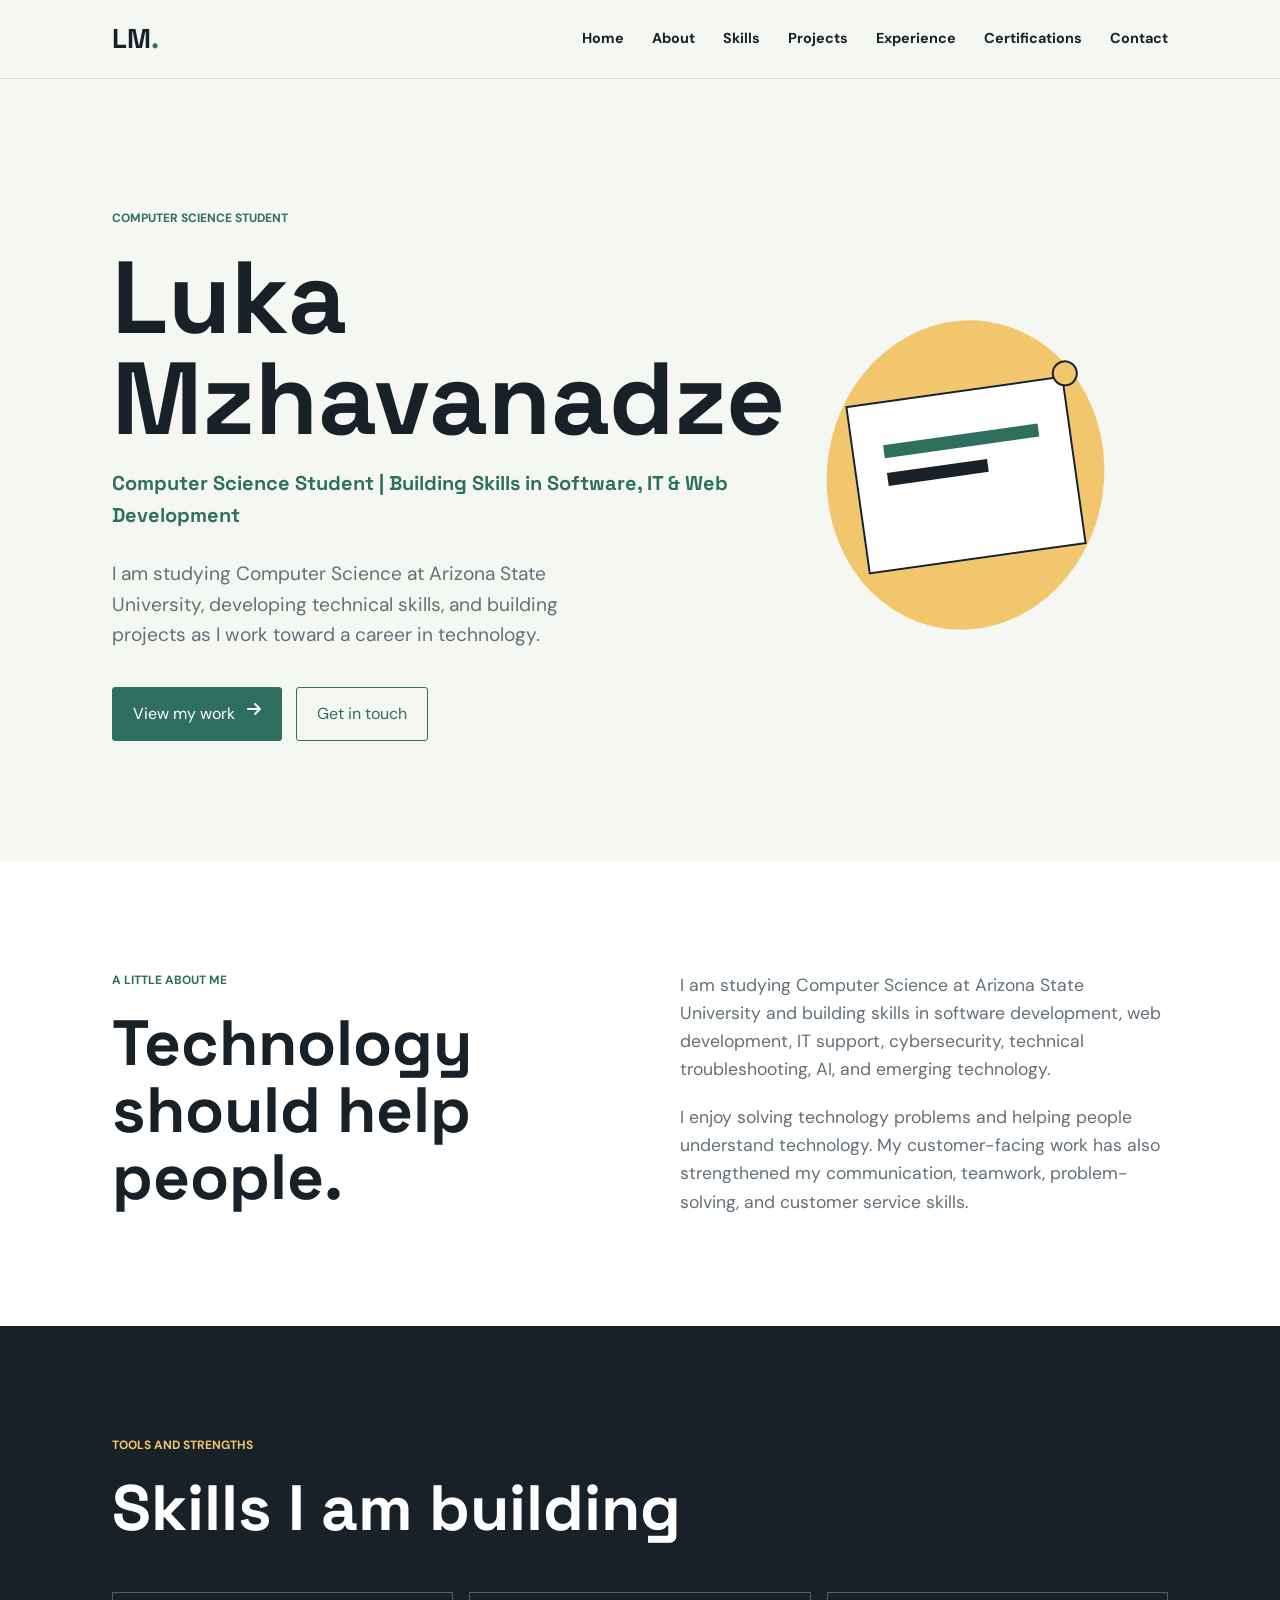
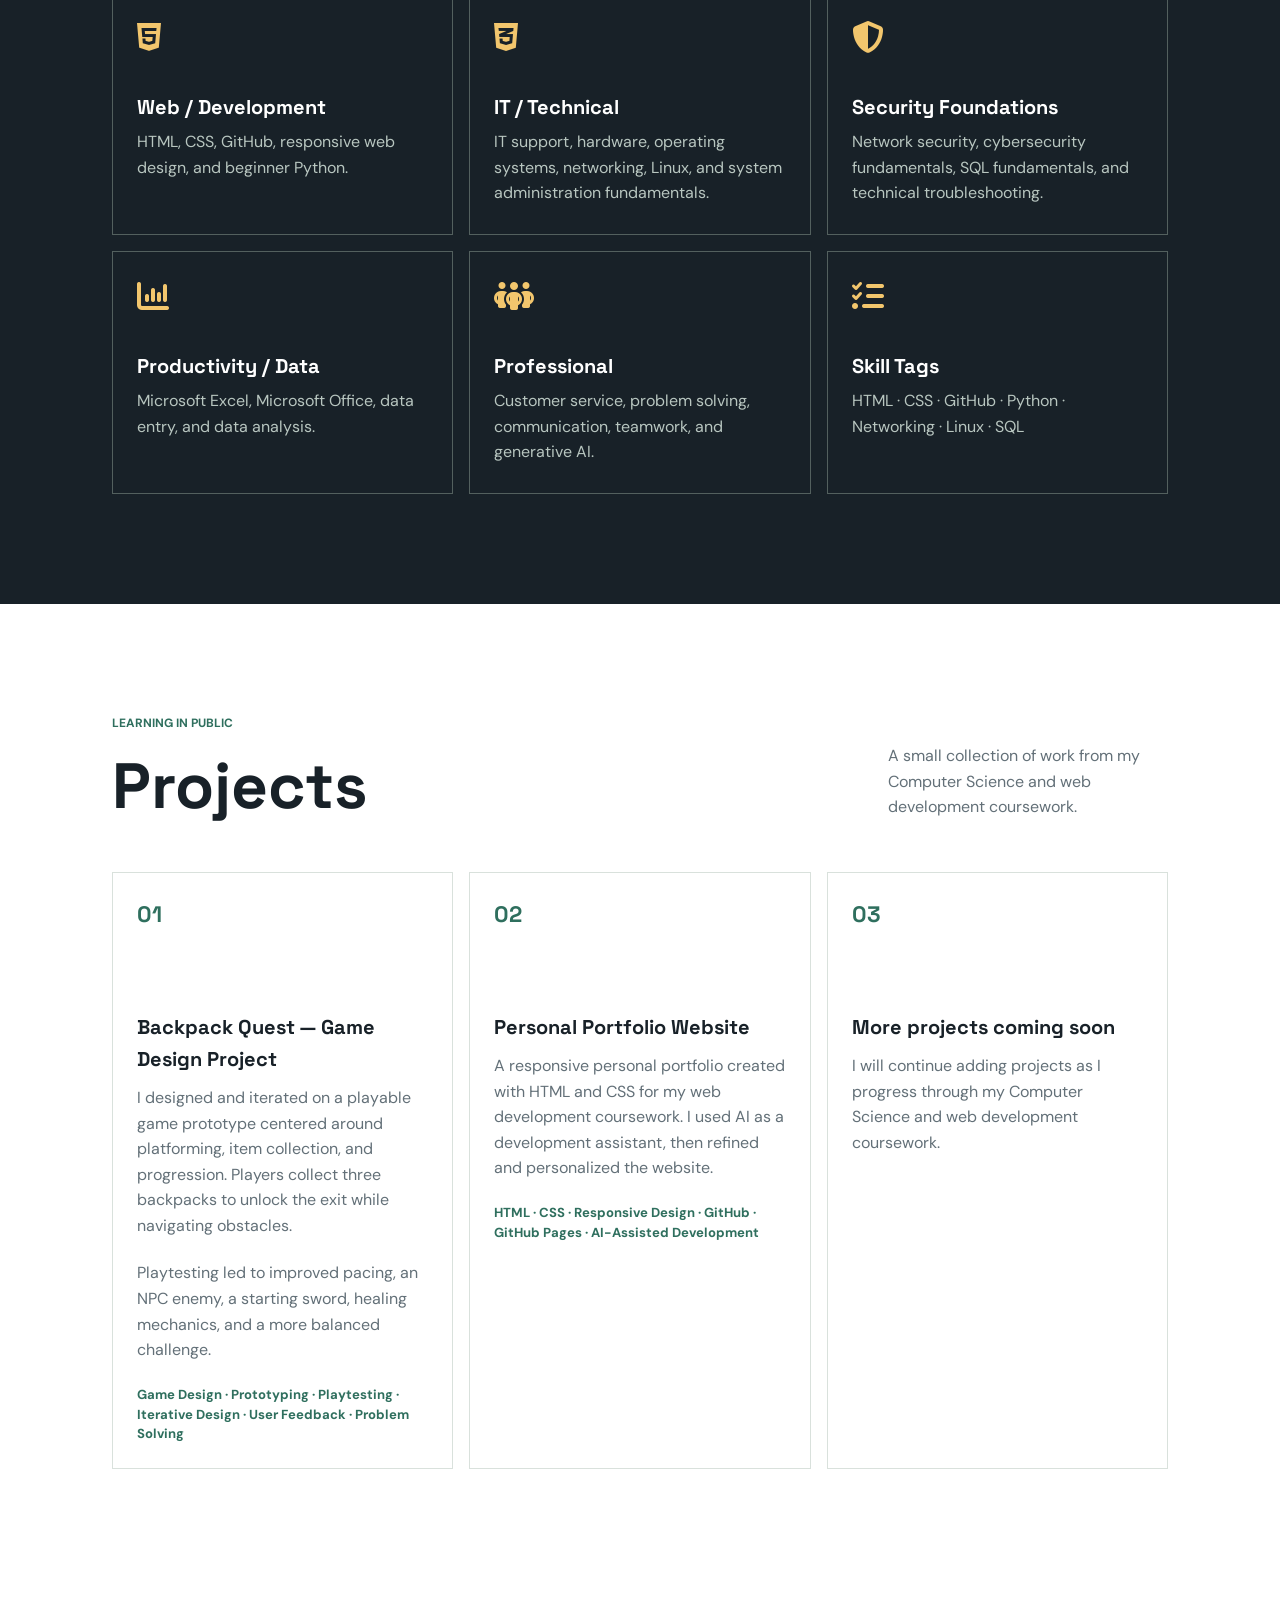
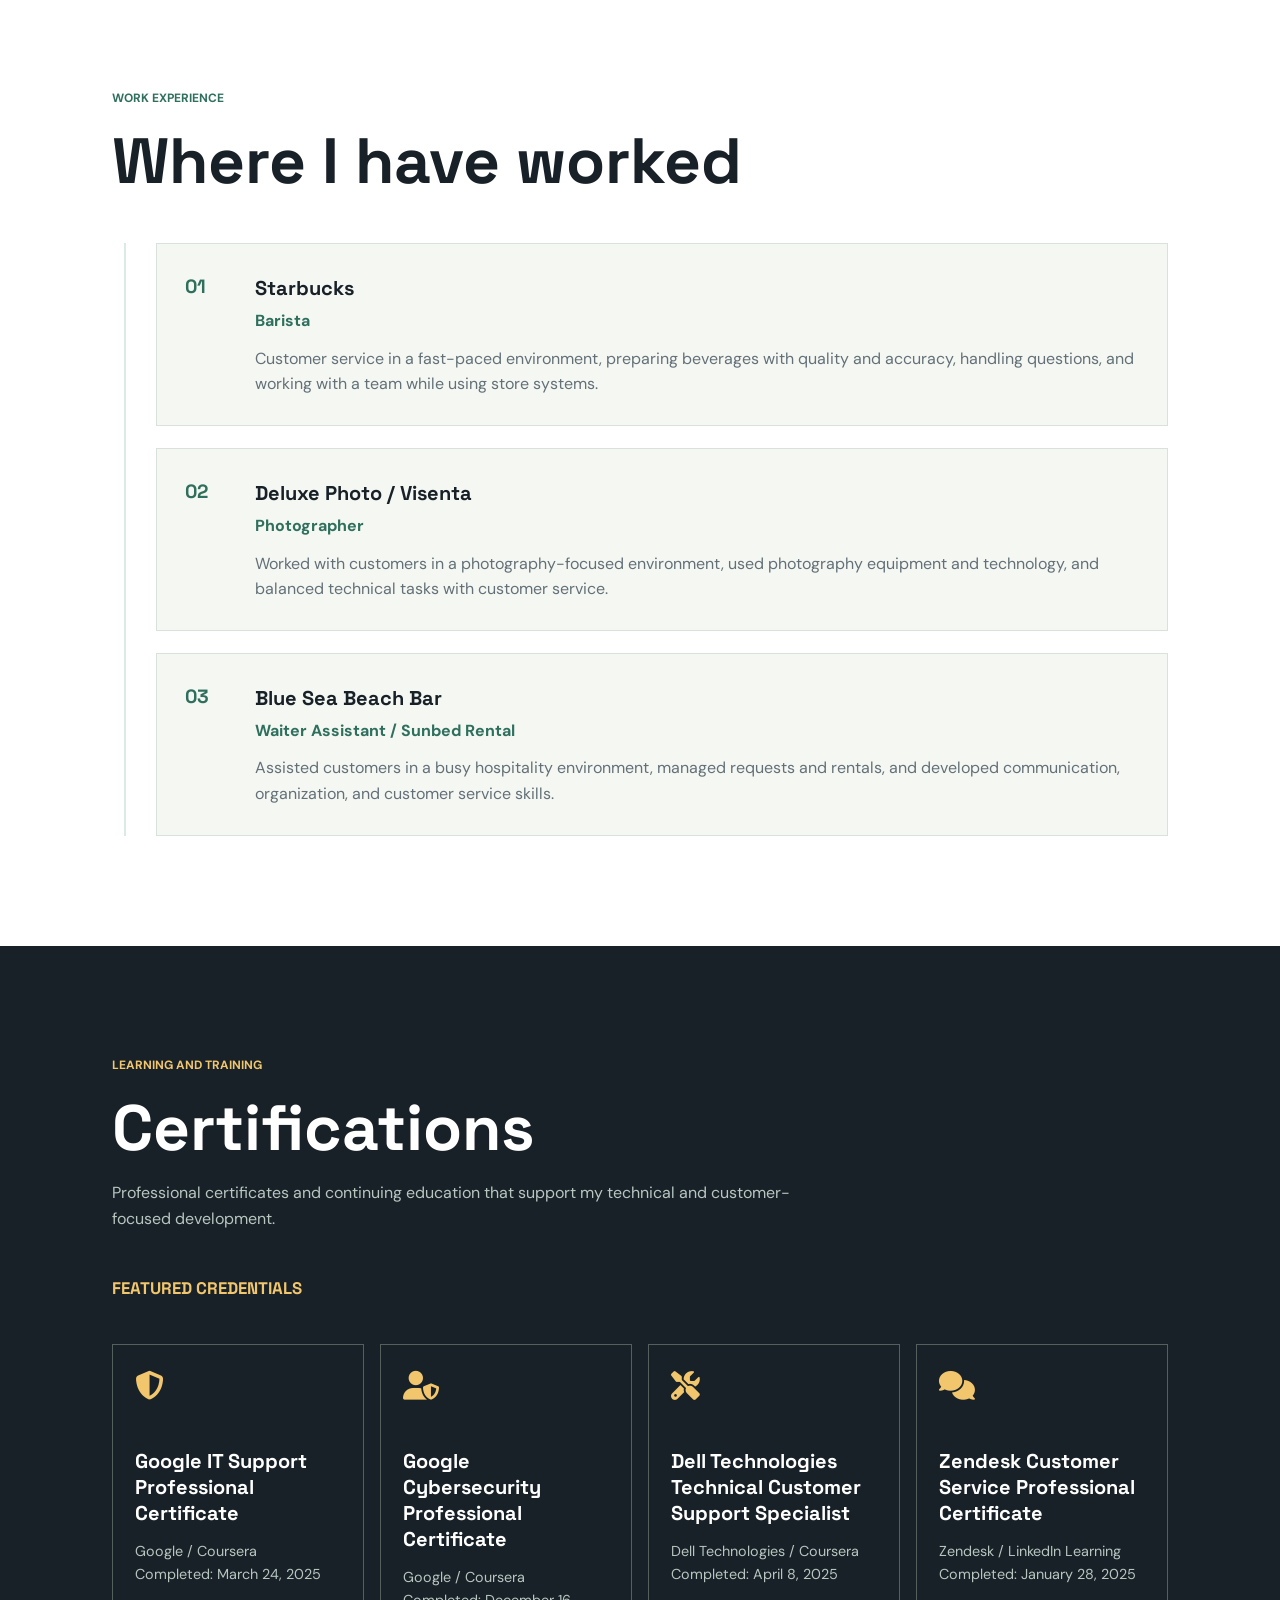
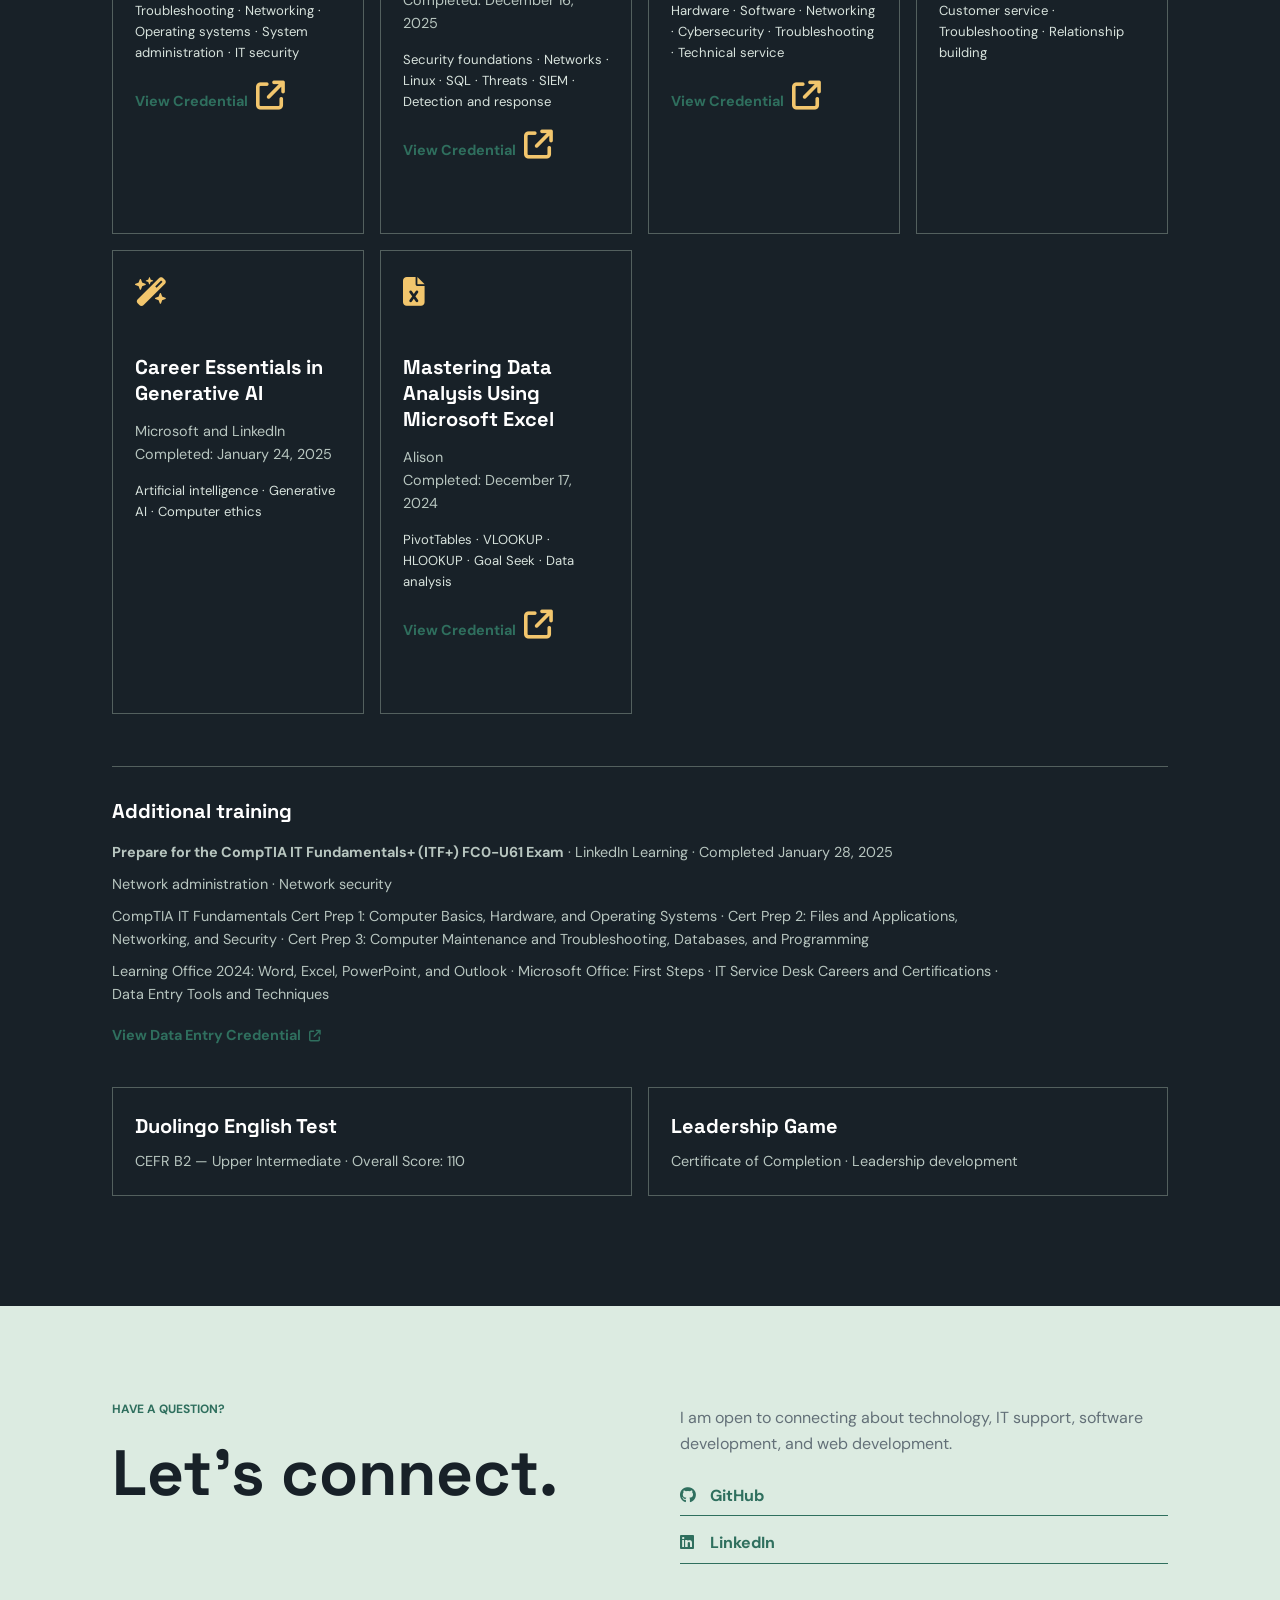
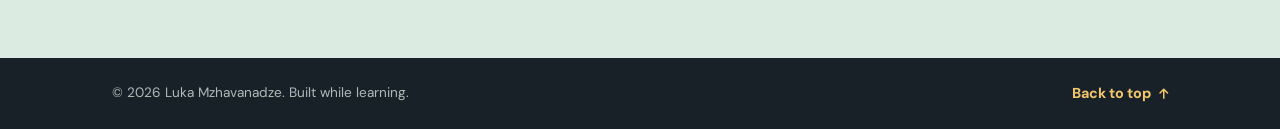
<file: index.html>
<!DOCTYPE html>
<html lang="en">
<head>
    <meta charset="UTF-8">
    <meta name="viewport" content="width=device-width, initial-scale=1.0">
    <meta name="description" content="Personal portfolio website for a web development student.">
    <title>Luka Mzhavanadze | Web Development Portfolio</title>
    <link rel="stylesheet" href="styles.css">
    <link rel="preconnect" href="https://fonts.googleapis.com">
    <link rel="preconnect" href="https://fonts.gstatic.com" crossorigin>
    <link href="https://fonts.googleapis.com/css2?family=DM+Sans:wght@400;500;600;700&family=Space+Grotesk:wght@500;600;700&display=swap" rel="stylesheet">
    <link rel="stylesheet" href="https://cdnjs.cloudflare.com/ajax/libs/font-awesome/6.5.2/css/all.min.css">
</head>
<body>
    <header class="site-header">
        <nav class="navbar container" aria-label="Main navigation">
            <a class="logo" href="#home">LM<span>.</span></a>
            <div class="nav-links">
                <a href="#home">Home</a>
                <a href="#about">About</a>
                <a href="#skills">Skills</a>
                <a href="#projects">Projects</a>
                <a href="#experience">Experience</a>
                <a href="#certifications">Certifications</a>
                <a href="#contact">Contact</a>
            </div>
        </nav>
    </header>

    <main>
        <section id="home" class="hero-section">
            <div class="container hero-content">
                <div class="hero-text">
                    <p class="eyebrow">Computer Science student</p>
                    <h1>Luka Mzhavanadze</h1>
                    <p class="hero-kicker">Computer Science Student | Building Skills in Software, IT &amp; Web Development</p>
                    <p class="hero-description">I am studying Computer Science at Arizona State University, developing technical skills, and building projects as I work toward a career in technology.</p>
                    <div class="hero-buttons">
                        <a class="button button-primary" href="#projects">View my work <i class="fa-solid fa-arrow-right" aria-hidden="true"></i></a>
                        <a class="button button-secondary" href="#contact">Get in touch</a>
                    </div>
                </div>
                <div class="hero-shape" aria-hidden="true">
                    <div class="shape-card">
                        <span class="shape-line"></span>
                        <span class="shape-line short"></span>
                        <span class="shape-dot"></span>
                    </div>
                </div>
            </div>
        </section>

        <section id="about" class="section section-light">
            <div class="container about-grid">
                <div>
                    <p class="eyebrow">A little about me</p>
                    <h2>Technology should help people.</h2>
                </div>
                <div class="about-copy">
                    <p>I am studying Computer Science at Arizona State University and building skills in software development, web development, IT support, cybersecurity, technical troubleshooting, AI, and emerging technology.</p>
                    <p>I enjoy solving technology problems and helping people understand technology. My customer-facing work has also strengthened my communication, teamwork, problem-solving, and customer service skills.</p>
                </div>
            </div>
        </section>

        <section id="skills" class="section section-dark">
            <div class="container">
                <p class="eyebrow eyebrow-light">Tools and strengths</p>
                <h2>Skills I am building</h2>
                <div class="skills-grid">
                    <article class="skill-card">
                        <i class="fa-brands fa-html5" aria-hidden="true"></i>
                        <h3>Web / Development</h3>
                        <p>HTML, CSS, GitHub, responsive web design, and beginner Python.</p>
                    </article>
                    <article class="skill-card">
                        <i class="fa-brands fa-css3-alt" aria-hidden="true"></i>
                        <h3>IT / Technical</h3>
                        <p>IT support, hardware, operating systems, networking, Linux, and system administration fundamentals.</p>
                    </article>
                    <article class="skill-card">
                        <i class="fa-solid fa-shield-halved" aria-hidden="true"></i>
                        <h3>Security Foundations</h3>
                        <p>Network security, cybersecurity fundamentals, SQL fundamentals, and technical troubleshooting.</p>
                    </article>
                    <article class="skill-card">
                        <i class="fa-solid fa-chart-column" aria-hidden="true"></i>
                        <h3>Productivity / Data</h3>
                        <p>Microsoft Excel, Microsoft Office, data entry, and data analysis.</p>
                    </article>
                    <article class="skill-card">
                        <i class="fa-solid fa-people-group" aria-hidden="true"></i>
                        <h3>Professional</h3>
                        <p>Customer service, problem solving, communication, teamwork, and generative AI.</p>
                    </article>
                    <article class="skill-card">
                        <i class="fa-solid fa-list-check" aria-hidden="true"></i>
                        <h3>Skill Tags</h3>
                        <p class="skill-tags">HTML · CSS · GitHub · Python · Networking · Linux · SQL</p>
                    </article>
                </div>
            </div>
        </section>

        <section id="projects" class="section section-light">
            <div class="container">
                <div class="section-heading">
                    <div>
                        <p class="eyebrow">Learning in public</p>
                        <h2>Projects</h2>
                    </div>
                    <p class="section-intro">A small collection of work from my Computer Science and web development coursework.</p>
                </div>
                <div class="projects-grid">
                    <article class="project-card">
                        <div class="project-number">01</div>
                        <h3>Backpack Quest — Game Design Project</h3>
                        <p>I designed and iterated on a playable game prototype centered around platforming, item collection, and progression. Players collect three backpacks to unlock the exit while navigating obstacles.</p>
                        <p>Playtesting led to improved pacing, an NPC enemy, a starting sword, healing mechanics, and a more balanced challenge.</p>
                        <div class="project-tags">Game Design · Prototyping · Playtesting · Iterative Design · User Feedback · Problem Solving</div>
                    </article>
                    <article class="project-card">
                        <div class="project-number">02</div>
                        <h3>Personal Portfolio Website</h3>
                        <p>A responsive personal portfolio created with HTML and CSS for my web development coursework. I used AI as a development assistant, then refined and personalized the website.</p>
                        <div class="project-tags">HTML · CSS · Responsive Design · GitHub · GitHub Pages · AI-Assisted Development</div>
                    </article>
                    <article class="project-card">
                        <div class="project-number">03</div>
                        <h3>More projects coming soon</h3>
                        <p>I will continue adding projects as I progress through my Computer Science and web development coursework.</p>
                    </article>
                </div>
            </div>
        </section>

        <section id="experience" class="section section-light">
            <div class="container">
                <p class="eyebrow">Work experience</p>
                <h2>Where I have worked</h2>
                <div class="experience-list">
                    <article class="experience-card">
                        <div class="experience-marker">01</div>
                        <div>
                            <h3>Starbucks</h3>
                            <p class="experience-role">Barista</p>
                            <p>Customer service in a fast-paced environment, preparing beverages with quality and accuracy, handling questions, and working with a team while using store systems.</p>
                        </div>
                    </article>
                    <article class="experience-card">
                        <div class="experience-marker">02</div>
                        <div>
                            <h3>Deluxe Photo / Visenta</h3>
                            <p class="experience-role">Photographer</p>
                            <p>Worked with customers in a photography-focused environment, used photography equipment and technology, and balanced technical tasks with customer service.</p>
                        </div>
                    </article>
                    <article class="experience-card">
                        <div class="experience-marker">03</div>
                        <div>
                            <h3>Blue Sea Beach Bar</h3>
                            <p class="experience-role">Waiter Assistant / Sunbed Rental</p>
                            <p>Assisted customers in a busy hospitality environment, managed requests and rentals, and developed communication, organization, and customer service skills.</p>
                        </div>
                    </article>
                </div>
            </div>
        </section>

        <section id="certifications" class="section section-dark">
            <div class="container">
                <p class="eyebrow eyebrow-light">Learning and training</p>
                <h2>Certifications</h2>
                <p class="section-note">Professional certificates and continuing education that support my technical and customer-focused development.</p>
                <h3 class="certification-heading">Featured credentials</h3>
                <div class="certifications-grid featured-certifications">
                    <article class="certificate-card">
                        <i class="fa-solid fa-shield-halved" aria-hidden="true"></i>
                        <h3>Google IT Support Professional Certificate</h3>
                        <p>Google / Coursera<br>Completed: March 24, 2025</p>
                        <p class="certificate-topics">Troubleshooting · Networking · Operating systems · System administration · IT security</p>
                        <a class="text-link" href="https://coursera.org/verify/professional-cert/7RXKP7UC4J0R" target="_blank" rel="noopener noreferrer">View Credential <i class="fa-solid fa-arrow-up-right-from-square" aria-hidden="true"></i></a>
                    </article>
                    <article class="certificate-card">
                        <i class="fa-solid fa-user-shield" aria-hidden="true"></i>
                        <h3>Google Cybersecurity Professional Certificate</h3>
                        <p>Google / Coursera<br>Completed: December 16, 2025</p>
                        <p class="certificate-topics">Security foundations · Networks · Linux · SQL · Threats · SIEM · Detection and response</p>
                        <a class="text-link" href="https://coursera.org/verify/professional-cert/9LIVOU5DJKIQ" target="_blank" rel="noopener noreferrer">View Credential <i class="fa-solid fa-arrow-up-right-from-square" aria-hidden="true"></i></a>
                    </article>
                    <article class="certificate-card">
                        <i class="fa-solid fa-screwdriver-wrench" aria-hidden="true"></i>
                        <h3>Dell Technologies Technical Customer Support Specialist</h3>
                        <p>Dell Technologies / Coursera<br>Completed: April 8, 2025</p>
                        <p class="certificate-topics">Hardware · Software · Networking · Cybersecurity · Troubleshooting · Technical service</p>
                        <a class="text-link" href="https://coursera.org/verify/professional-cert/VB5CH626ZWCG" target="_blank" rel="noopener noreferrer">View Credential <i class="fa-solid fa-arrow-up-right-from-square" aria-hidden="true"></i></a>
                    </article>
                    <article class="certificate-card">
                        <i class="fa-solid fa-comments" aria-hidden="true"></i>
                        <h3>Zendesk Customer Service Professional Certificate</h3>
                        <p>Zendesk / LinkedIn Learning<br>Completed: January 28, 2025</p>
                        <p class="certificate-topics">Customer service · Troubleshooting · Relationship building</p>
                    </article>
                    <article class="certificate-card">
                        <i class="fa-solid fa-wand-magic-sparkles" aria-hidden="true"></i>
                        <h3>Career Essentials in Generative AI</h3>
                        <p>Microsoft and LinkedIn<br>Completed: January 24, 2025</p>
                        <p class="certificate-topics">Artificial intelligence · Generative AI · Computer ethics</p>
                    </article>
                    <article class="certificate-card">
                        <i class="fa-solid fa-file-excel" aria-hidden="true"></i>
                        <h3>Mastering Data Analysis Using Microsoft Excel</h3>
                        <p>Alison<br>Completed: December 17, 2024</p>
                        <p class="certificate-topics">PivotTables · VLOOKUP · HLOOKUP · Goal Seek · Data analysis</p>
                        <a class="text-link" href="https://alison.com/certification/check/d77c9fc9da" target="_blank" rel="noopener noreferrer">View Credential <i class="fa-solid fa-arrow-up-right-from-square" aria-hidden="true"></i></a>
                    </article>
                </div>
                <div class="additional-training">
                    <h3>Additional training</h3>
                    <p><strong>Prepare for the CompTIA IT Fundamentals+ (ITF+) FC0-U61 Exam</strong> · LinkedIn Learning · Completed January 28, 2025</p>
                    <p>Network administration · Network security</p>
                    <p>CompTIA IT Fundamentals Cert Prep 1: Computer Basics, Hardware, and Operating Systems · Cert Prep 2: Files and Applications, Networking, and Security · Cert Prep 3: Computer Maintenance and Troubleshooting, Databases, and Programming</p>
                    <p>Learning Office 2024: Word, Excel, PowerPoint, and Outlook · Microsoft Office: First Steps · IT Service Desk Careers and Certifications · Data Entry Tools and Techniques</p>
                    <a class="text-link" href="https://alison.com/certification/check/7afe3f72a7" target="_blank" rel="noopener noreferrer">View Data Entry Credential <i class="fa-solid fa-arrow-up-right-from-square" aria-hidden="true"></i></a>
                </div>
                <div class="development-cards">
                    <article>
                        <h3>Duolingo English Test</h3>
                        <p>CEFR B2 — Upper Intermediate · Overall Score: 110</p>
                    </article>
                    <article>
                        <h3>Leadership Game</h3>
                        <p>Certificate of Completion · Leadership development</p>
                    </article>
                </div>
            </div>
        </section>

        <section id="contact" class="contact-section">
            <div class="container contact-content">
                <div>
                    <p class="eyebrow">Have a question?</p>
                    <h2>Let's connect.</h2>
                </div>
                <div class="contact-details">
                    <p>I am open to connecting about technology, IT support, software development, and web development.</p>
                    <div class="contact-links">
                        <a class="contact-placeholder" href="https://github.com/lmehavan" target="_blank" rel="noopener noreferrer"><i class="fa-brands fa-github" aria-hidden="true"></i> GitHub</a>
                        <a class="contact-placeholder" href="https://www.linkedin.com/in/luka-m-75269a20a/" target="_blank" rel="noopener noreferrer"><i class="fa-brands fa-linkedin" aria-hidden="true"></i> LinkedIn</a>
                    </div>
                </div>
            </div>
        </section>
    </main>

    <footer class="site-footer">
        <div class="container footer-content">
            <p>&copy; 2026 Luka Mzhavanadze. Built while learning.</p>
            <a href="#home">Back to top <i class="fa-solid fa-arrow-up" aria-hidden="true"></i></a>
        </div>
    </footer>
</body>
</html>
</file>
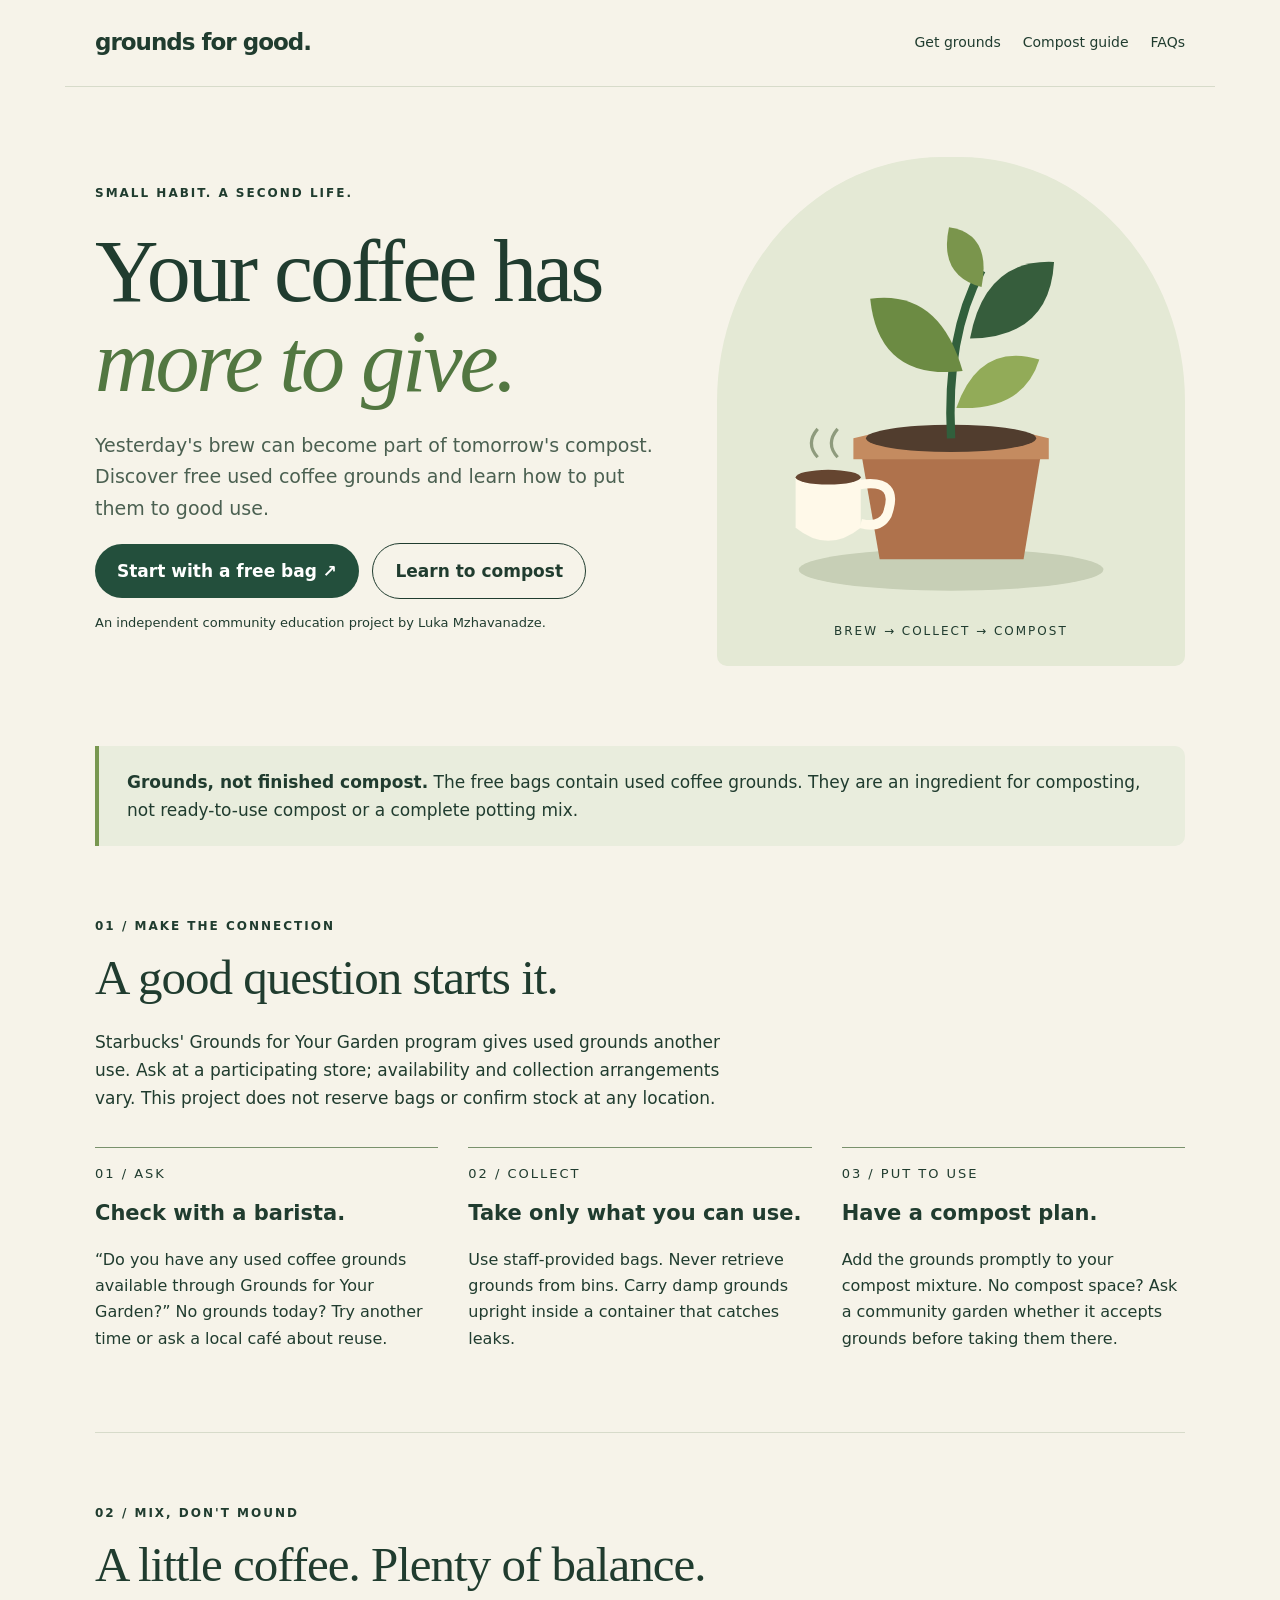
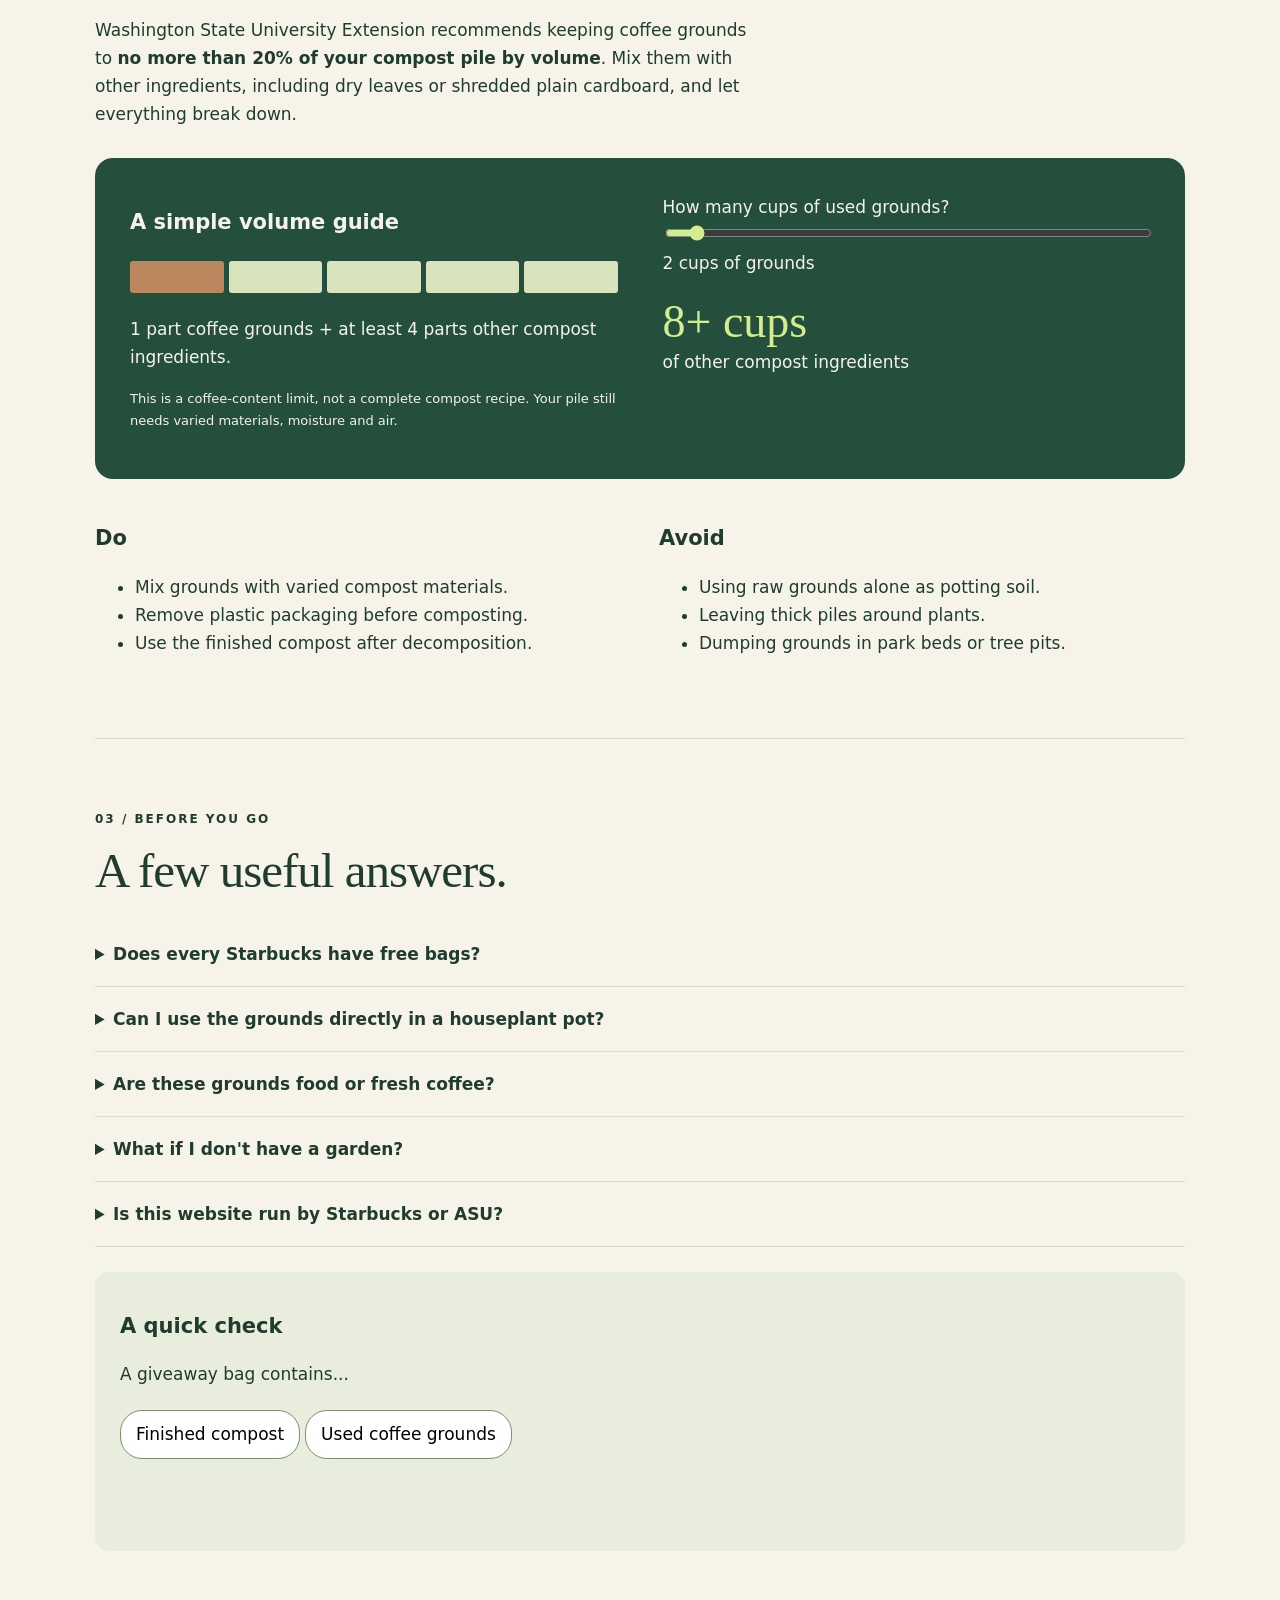
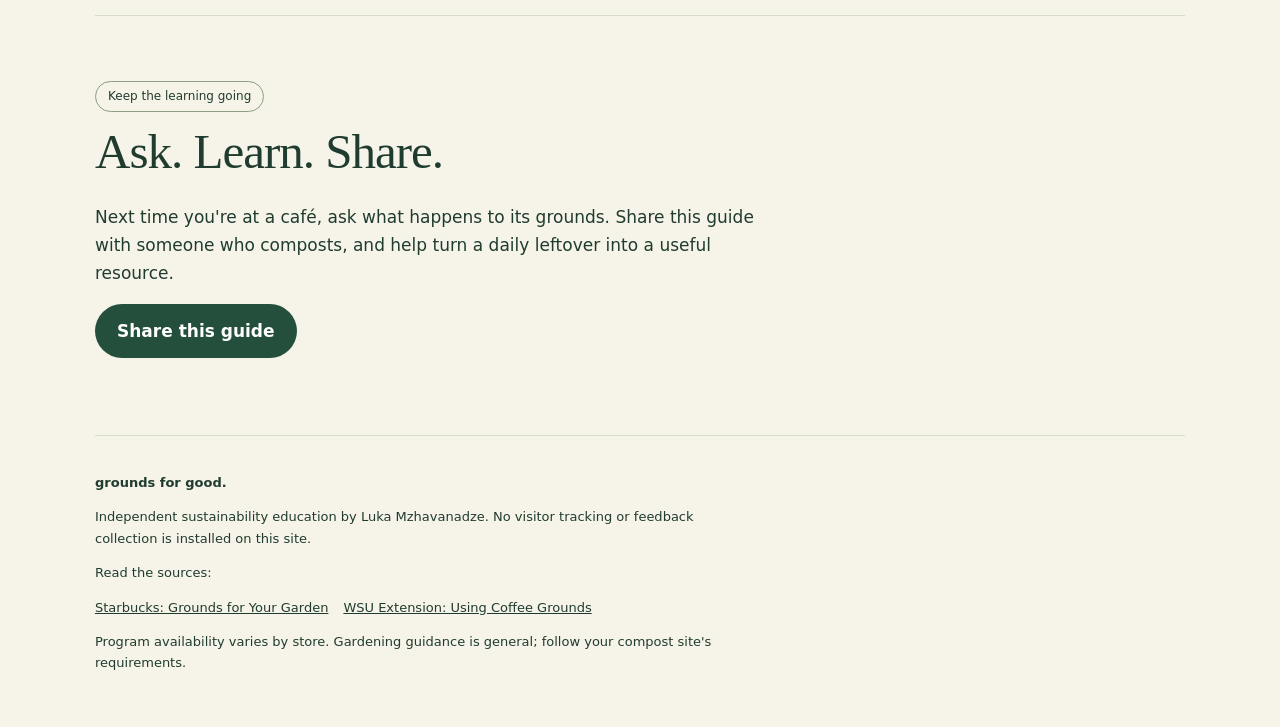
<file: grounds-for-good/index.html>
<!doctype html>
<html lang="en"><head><meta charset="utf-8"><meta name="viewport" content="width=device-width, initial-scale=1"><meta name="description" content="Learn how to give used coffee grounds a second life through composting. An independent community education project."><title>Grounds for Good | From coffee to compost</title><style>
:root{--ink:#203c2f;--paper:#f6f3e9;--green:#234f3c;--lime:#d5ed91;--line:#d7dbca}*{box-sizing:border-box}html{scroll-behavior:smooth;scroll-padding-top:24px}body{margin:0;background:var(--paper);color:var(--ink);font:17px/1.65 system-ui,sans-serif}a{color:inherit}button,input{font:inherit}a:focus-visible,button:focus-visible,input:focus-visible,summary:focus-visible{outline:3px solid #9c6200;outline-offset:5px}header,main,footer{max-width:1150px;margin:auto;padding:0 30px}header{display:flex;align-items:center;justify-content:space-between;padding-top:24px;padding-bottom:24px;border-bottom:1px solid var(--line)}.brand{font-weight:800;text-decoration:none;letter-spacing:-1px;font-size:23px}nav{display:flex;gap:22px;font-size:14px}nav a{text-decoration:none}.hero{display:grid;grid-template-columns:1.2fr 1fr;gap:60px;align-items:center;padding:70px 0 80px}.eyebrow{text-transform:uppercase;letter-spacing:2px;font-size:12px;font-weight:750}h1{font:normal clamp(54px,7vw,88px)/1.03 Georgia,serif;letter-spacing:-3px;margin:22px 0}h1 em{color:#527741}p{max-width:660px}.lead{font-size:19px;color:#4b6051}.btn{display:inline-block;background:var(--green);color:white;padding:13px 22px;border-radius:30px;text-decoration:none;font-weight:650;border:0;cursor:pointer}.secondary{background:transparent;color:var(--ink);border:1px solid var(--ink);margin-left:8px}.art{background:#e4e9d5;border-radius:48% 48% 10px 10px;position:relative;padding:24px}.art svg{width:100%;height:auto;display:block}.caption{text-align:center;font-size:12px;letter-spacing:2px}.notice{padding:22px 28px;border-left:4px solid #789750;background:#e9eddd;border-radius:0 10px 10px 0}section{padding:64px 0;border-bottom:1px solid var(--line)}h2{font:normal clamp(33px,4vw,49px)/1.15 Georgia,serif;letter-spacing:-1px;margin:12px 0 22px}h3{font-size:21px;margin:12px 0}.steps{display:grid;grid-template-columns:repeat(3,1fr);gap:30px;margin-top:34px}.num{border-top:1px solid #79916c;padding-top:15px;font-size:13px;letter-spacing:2px}.steps p{font-size:16px}.mix{display:grid;grid-template-columns:1fr 1fr;background:var(--green);color:var(--paper);border-radius:18px;padding:35px;gap:45px;margin-top:30px}.mix input{width:100%;accent-color:var(--lime)}.result{font:normal 46px Georgia,serif;color:var(--lime);display:block;margin-top:18px}.ratio{display:flex;height:32px;gap:5px;margin:22px 0}.ratio span{flex:1;background:#d9e4bf;border-radius:3px}.ratio span:first-child{background:#bc875f}.small{font-size:13px}.grid{display:grid;grid-template-columns:1fr 1fr;gap:38px}details{border-bottom:1px solid var(--line);padding:18px 0}summary{cursor:pointer;font-weight:650}details p{font-size:16px}footer{padding-top:36px;padding-bottom:40px;font-size:13px}footer a{margin-right:15px}.tag{font-size:12px;display:inline-block;border:1px solid #8d9d83;border-radius:20px;padding:5px 12px}.quiz{background:#e9eddd;padding:25px;border-radius:14px;margin-top:25px}.quiz button{padding:9px 15px;background:white;border:1px solid #79916c;border-radius:22px;margin:5px 5px 5px 0;cursor:pointer}.feedback{font-weight:650;min-height:28px} @media(max-width:720px){header,main,footer{padding-left:22px;padding-right:22px}nav{gap:12px;font-size:12px}.hero{grid-template-columns:1fr;gap:35px;padding:40px 0}.art{max-width:420px;margin:auto}.steps,.grid,.mix{grid-template-columns:1fr}.mix{padding:24px;gap:18px}section{padding:42px 0}.secondary{margin:12px 0 0}h1{letter-spacing:-2px}header{align-items:flex-start;gap:10px}.brand{font-size:20px}nav{flex-wrap:wrap;justify-content:flex-end}}@media(prefers-reduced-motion:reduce){html{scroll-behavior:auto}}@media print{nav,.btn,.quiz{display:none}.hero{padding:20px 0}.art{max-width:220px}section{padding:20px 0}.mix{color:#000;background:#eee}.result{color:#000}details{break-inside:avoid}}
</style></head><body>
<header><a class="brand" href="#">grounds for good.</a><nav aria-label="Main navigation"><a href="#collect">Get grounds</a><a href="#compost">Compost guide</a><a href="#questions">FAQs</a></nav></header>
<main><div class="hero"><div><span class="eyebrow">Small habit. A second life.</span><h1>Your coffee has<br><em>more to give.</em></h1><p class="lead">Yesterday's brew can become part of tomorrow's compost. Discover free used coffee grounds and learn how to put them to good use.</p><a class="btn" href="#collect">Start with a free bag &#8599;</a> <a class="btn secondary" href="#compost">Learn to compost</a><p class="small">An independent community education project by Luka Mzhavanadze.</p></div><div class="art"><svg viewBox="0 0 400 420" role="img" aria-label="Illustration of a coffee cup giving way to a growing plant"><ellipse cx="200" cy="370" rx="145" ry="20" fill="#c7cfb6"/><path d="M112 245h176l-19 115H132z" fill="#af724c"/><path d="M107 245q93-25 186 0v20H107z" fill="#c48b60"/><ellipse cx="200" cy="245" rx="81" ry="13" fill="#513d2e"/><path d="M200 245q-5-98 29-160" fill="none" stroke="#315f3c" stroke-width="8"/><path d="M211 181q-80 9-88-69 66-9 88 69" fill="#6c8b43"/><path d="M218 150q76-1 80-73-66-3-80 73" fill="#365d3c"/><path d="M205 216q64 3 79-46-57-17-79 46" fill="#92ab58"/><path d="M229 101q-41-11-31-57 41 6 31 57" fill="#7a954c"/><path d="M52 282h62v48q-31 25-62 0z" fill="#fff9e9"/><path d="M113 289q39-6 26 29-7 13-25 8" fill="none" stroke="#fff9e9" stroke-width="9"/><ellipse cx="83" cy="282" rx="31" ry="7" fill="#654530"/><path d="M73 263q-12-13 0-27m19 27q-12-13 0-27" fill="none" stroke="#8e9b7d" stroke-width="3"/></svg><div class="caption">BREW &#8594; COLLECT &#8594; COMPOST</div></div></div>
<div class="notice"><strong>Grounds, not finished compost.</strong> The free bags contain used coffee grounds. They are an ingredient for composting, not ready-to-use compost or a complete potting mix.</div>
<section id="collect"><span class="eyebrow">01 / Make the connection</span><h2>A good question starts it.</h2><p>Starbucks' Grounds for Your Garden program gives used grounds another use. Ask at a participating store; availability and collection arrangements vary. This project does not reserve bags or confirm stock at any location.</p><div class="steps"><div><div class="num">01 / ASK</div><h3>Check with a barista.</h3><p>“Do you have any used coffee grounds available through Grounds for Your Garden?” No grounds today? Try another time or ask a local café about reuse.</p></div><div><div class="num">02 / COLLECT</div><h3>Take only what you can use.</h3><p>Use staff-provided bags. Never retrieve grounds from bins. Carry damp grounds upright inside a container that catches leaks.</p></div><div><div class="num">03 / PUT TO USE</div><h3>Have a compost plan.</h3><p>Add the grounds promptly to your compost mixture. No compost space? Ask a community garden whether it accepts grounds before taking them there.</p></div></div></section>
<section id="compost"><span class="eyebrow">02 / Mix, don't mound</span><h2>A little coffee. Plenty of balance.</h2><p>Washington State University Extension recommends keeping coffee grounds to <strong>no more than 20% of your compost pile by volume</strong>. Mix them with other ingredients, including dry leaves or shredded plain cardboard, and let everything break down.</p><div class="mix"><div><h3>A simple volume guide</h3><div class="ratio" aria-label="One part coffee grounds and four parts other compost ingredients"><span></span><span></span><span></span><span></span><span></span></div><p>1 part coffee grounds + at least 4 parts other compost ingredients.</p><p class="small">This is a coffee-content limit, not a complete compost recipe. Your pile still needs varied materials, moisture and air.</p></div><div><label for="cups">How many cups of used grounds?</label><input id="cups" type="range" min="1" max="20" value="2"><output id="amount" for="cups">2 cups of grounds</output><span class="result" id="other" aria-live="polite">8+ cups</span><span>of other compost ingredients</span></div></div><div class="grid" style="margin-top:30px"><div><h3>Do</h3><ul><li>Mix grounds with varied compost materials.</li><li>Remove plastic packaging before composting.</li><li>Use the finished compost after decomposition.</li></ul></div><div><h3>Avoid</h3><ul><li>Using raw grounds alone as potting soil.</li><li>Leaving thick piles around plants.</li><li>Dumping grounds in park beds or tree pits.</li></ul></div></div></section>
<section id="questions"><span class="eyebrow">03 / Before you go</span><h2>A few useful answers.</h2><details><summary>Does every Starbucks have free bags?</summary><p>Do not assume that every store participates or has bags ready. Ask staff about availability. Bag colors and packaging may vary; ask for used coffee grounds rather than a “green bag.”</p></details><details><summary>Can I use the grounds directly in a houseplant pot?</summary><p>For a simple beginner approach, compost them first with other materials. Used grounds alone are not a balanced growing medium, and excessive amounts can harm plants.</p></details><details><summary>Are these grounds food or fresh coffee?</summary><p>No. They have already been brewed and are being offered for reuse in composting or gardening, not for eating or brewing.</p></details><details><summary>What if I don't have a garden?</summary><p>You can still learn and share this guide. If you want to donate grounds, first confirm that a garden or composting group accepts them and follow its instructions. Avoid collecting bags without a destination.</p></details><details><summary>Is this website run by Starbucks or ASU?</summary><p>No. It is an independent student sustainability project by Luka Mzhavanadze, created for community education. It is not sponsored, endorsed or operated by Starbucks or Arizona State University.</p></details><div class="quiz"><h3>A quick check</h3><p>A giveaway bag contains...</p><button type="button" data-answer="wrong">Finished compost</button><button type="button" data-answer="right">Used coffee grounds</button><p id="feedback" class="feedback" role="status"></p></div></section>
<section><span class="tag">Keep the learning going</span><h2>Ask. Learn. Share.</h2><p>Next time you're at a café, ask what happens to its grounds. Share this guide with someone who composts, and help turn a daily leftover into a useful resource.</p><button class="btn" id="share" type="button">Share this guide</button><p id="share-status" class="small" role="status"></p></section></main>
<footer><strong>grounds for good.</strong><p>Independent sustainability education by Luka Mzhavanadze. No visitor tracking or feedback collection is installed on this site.</p><p>Read the sources:</p><a href="https://www.starbucks.co.nz/grounds-for-your-garden" target="_blank" rel="noopener">Starbucks: Grounds for Your Garden</a><a href="https://pubs.extension.wsu.edu/product/using-coffee-grounds-in-gardens-and-landscapes-home-garden-series/" target="_blank" rel="noopener">WSU Extension: Using Coffee Grounds</a><p class="small">Program availability varies by store. Gardening guidance is general; follow your compost site's requirements.</p></footer>
<script>
const cups=document.querySelector('#cups');cups.addEventListener('input',()=>{document.querySelector('#amount').textContent=cups.value+' cup'+(cups.value==='1'?'':'s')+' of grounds';document.querySelector('#other').textContent=Number(cups.value)*4+'+ cups';});document.querySelectorAll('[data-answer]').forEach(b=>b.addEventListener('click',()=>{document.querySelector('#feedback').textContent=b.dataset.answer==='right'?'Exactly! Used grounds are a compost ingredient, not finished compost.':'Not quite. The bags contain used coffee grounds that need to be mixed and composted.';}));document.querySelector('#share').addEventListener('click',async()=>{const s=document.querySelector('#share-status');try{if(navigator.share){await navigator.share({title:document.title,url:location.href});s.textContent='Thanks for sharing!';}else if(navigator.clipboard&&location.protocol!=='file:'){await navigator.clipboard.writeText(location.href);s.textContent='Link copied. Share it with someone who composts.';}else{s.textContent='Copy the website address from your browser to share this guide.';}}catch(e){s.textContent=e.name==='AbortError'?'Sharing canceled.':'Copy the address from your browser to share this guide.';}});
</script></body></html>
</file>
<file: styles.css>
/* Basic reset and shared styles */
* {
    box-sizing: border-box;
    margin: 0;
    padding: 0;
}

:root {
    --ink: #182128;
    --muted: #637078;
    --paper: #f5f7f2;
    --white: #ffffff;
    --green: #2f6f5e;
    --green-light: #dcebe1;
    --yellow: #f2c66d;
    --line: #d9e1dc;
    --max-width: 1120px;
}

html {
    scroll-behavior: smooth;
}

body {
    background-color: var(--paper);
    color: var(--ink);
    font-family: "DM Sans", sans-serif;
    line-height: 1.6;
}

h1,
h2,
h3,
.logo {
    font-family: "Space Grotesk", sans-serif;
}

h1 {
    font-size: clamp(3.2rem, 8vw, 6.5rem);
    line-height: 0.98;
    max-width: 800px;
}

h1 span {
    color: var(--green);
}

h2 {
    font-size: clamp(2.2rem, 5vw, 4rem);
    line-height: 1.05;
}

h3 {
    font-size: 1.25rem;
}

a {
    color: inherit;
    text-decoration: none;
}

.container {
    margin: 0 auto;
    max-width: var(--max-width);
    padding-left: 32px;
    padding-right: 32px;
    width: 100%;
}

.site-header {
    background: var(--paper);
    border-bottom: 1px solid var(--line);
    position: sticky;
    top: 0;
    z-index: 10;
}

.navbar {
    align-items: center;
    display: flex;
    justify-content: space-between;
    min-height: 78px;
}

.logo {
    font-size: 1.7rem;
    font-weight: 700;
}

.logo span {
    color: var(--green);
}

.nav-links {
    display: flex;
    gap: 28px;
}

.nav-links a,
.text-link,
.footer-content a {
    font-size: 0.9rem;
    font-weight: 700;
}

.nav-links a:hover,
.text-link:hover,
.footer-content a:hover {
    color: var(--green);
}

.nav-links a:focus-visible,
.button:focus-visible,
.text-link:focus-visible,
.footer-content a:focus-visible {
    outline: 3px solid var(--yellow);
    outline-offset: 4px;
}

.hero-section {
    min-height: 650px;
    overflow: hidden;
    padding: 130px 0 120px;
    position: relative;
}

.hero-content {
    align-items: center;
    display: flex;
    justify-content: space-between;
}

.hero-text {
    position: relative;
    z-index: 1;
}

.eyebrow {
    color: var(--green);
    font-size: 0.75rem;
    font-weight: 700;
    margin-bottom: 20px;
    text-transform: uppercase;
}

.hero-kicker {
    color: var(--green);
    font-family: "Space Grotesk", sans-serif;
    font-size: 1.25rem;
    font-weight: 700;
    margin-top: 18px;
    max-width: 650px;
}

.hero-description {
    color: var(--muted);
    font-size: 1.2rem;
    margin-top: 28px;
    max-width: 500px;
}

.hero-buttons {
    display: flex;
    flex-wrap: wrap;
    gap: 14px;
    margin-top: 36px;
}

.button {
    border: 1px solid var(--green);
    border-radius: 3px;
    display: inline-flex;
    gap: 12px;
    padding: 13px 20px;
    transition: transform 0.2s ease, box-shadow 0.2s ease;
}

.button:hover {
    box-shadow: 4px 4px 0 var(--yellow);
    transform: translate(-2px, -2px);
}

.button-primary {
    background-color: var(--green);
    color: var(--white);
}

.button-secondary {
    color: var(--green);
}

.hero-shape {
    align-items: center;
    background-color: var(--yellow);
    border-radius: 50%;
    display: flex;
    height: 310px;
    justify-content: center;
    margin-right: 6%;
    transform: rotate(8deg);
    width: 310px;
}

.shape-card {
    background-color: var(--white);
    border: 2px solid var(--ink);
    height: 170px;
    padding: 42px 30px;
    position: relative;
    transform: rotate(-16deg);
    width: 220px;
}

.shape-line {
    background-color: var(--green);
    display: block;
    height: 13px;
    margin-bottom: 15px;
    width: 100%;
}

.shape-line.short {
    background-color: var(--ink);
    width: 65%;
}

.shape-dot {
    background-color: var(--yellow);
    border: 2px solid var(--ink);
    border-radius: 50%;
    height: 26px;
    position: absolute;
    right: -17px;
    top: -17px;
    width: 26px;
}

.section {
    padding: 110px 0;
}

.section-light {
    background-color: var(--white);
}

.about-grid,
.contact-content {
    display: grid;
    gap: 80px;
    grid-template-columns: 1fr 1fr;
}

.about-copy {
    color: var(--muted);
    font-size: 1.1rem;
}

.about-copy p + p {
    margin-top: 20px;
}

.section-dark {
    background-color: var(--ink);
    color: var(--white);
}

.eyebrow-light {
    color: var(--yellow);
}

.skills-grid {
    display: grid;
    gap: 16px;
    grid-template-columns: repeat(3, 1fr);
    margin-top: 50px;
}

.skill-card {
    border: 1px solid #53605e;
    min-height: 235px;
    padding: 28px 24px;
    transition: border-color 0.2s ease, transform 0.2s ease;
}

.skill-card:hover {
    border-color: var(--yellow);
    transform: translateY(-5px);
}

.section-dark .skill-card p {
    color: #b8c6c0;
}

.skill-card h3 {
    line-height: 1.2;
}

.skill-card i {
    color: var(--yellow);
    font-size: 2rem;
    margin-bottom: 42px;
}

.skill-card p,
.project-card p,
.section-intro,
.contact-details p {
    color: var(--muted);
}

.skill-card p {
    margin-top: 10px;
}

.section-heading {
    align-items: end;
    display: flex;
    justify-content: space-between;
}

.section-intro {
    max-width: 280px;
}

.projects-grid {
    display: grid;
    gap: 16px;
    grid-template-columns: repeat(3, 1fr);
    margin-top: 52px;
}

.project-card {
    border: 1px solid var(--line);
    min-height: 290px;
    padding: 24px;
    transition: border-color 0.2s ease, transform 0.2s ease;
}

.project-card:hover {
    border-color: var(--green);
    transform: translateY(-5px);
}

.project-number {
    color: var(--green);
    font-family: "Space Grotesk", sans-serif;
    font-size: 1.4rem;
    font-weight: 700;
    margin-bottom: 78px;
}

.project-card p {
    margin: 10px 0 22px;
}

.project-tags {
    color: var(--green);
    font-size: 0.82rem;
    font-weight: 700;
    line-height: 1.5;
}

.text-link {
    color: var(--green);
}

.text-link i,
.footer-content i {
    font-size: 0.75rem;
    margin-left: 5px;
}

.experience-list {
    border-left: 2px solid var(--green-light);
    display: grid;
    gap: 22px;
    margin: 48px 0 0 12px;
    padding-left: 30px;
}

.experience-card {
    background-color: var(--paper);
    border: 1px solid var(--line);
    display: grid;
    gap: 22px;
    grid-template-columns: 48px 1fr;
    padding: 28px;
    position: relative;
    transition: border-color 0.2s ease, transform 0.2s ease;
}

.experience-card:hover {
    border-color: var(--green);
    transform: translateX(5px);
}

.experience-marker {
    color: var(--green);
    font-family: "Space Grotesk", sans-serif;
    font-size: 1.2rem;
    font-weight: 700;
}

.experience-role {
    color: var(--green);
    font-weight: 700;
    margin: 4px 0 12px;
}

.experience-card p:last-child {
    color: var(--muted);
}

.section-note {
    color: #b8c6c0;
    margin-top: 18px;
    max-width: 680px;
}

.certifications-grid {
    display: grid;
    gap: 16px;
    grid-template-columns: repeat(4, 1fr);
    margin-top: 42px;
}

.certificate-card {
    border: 1px solid #53605e;
    min-height: 260px;
    padding: 26px 22px;
    transition: border-color 0.2s ease, transform 0.2s ease;
}

.certificate-card:hover {
    border-color: var(--yellow);
    transform: translateY(-5px);
}

.certificate-card i {
    color: var(--yellow);
    font-size: 1.8rem;
    margin-bottom: 48px;
}

.certificate-card h3 {
    line-height: 1.3;
}

.certificate-card p {
    color: #b8c6c0;
    font-size: 0.9rem;
    margin-top: 14px;
}

.certificate-card .certificate-topics {
    color: #d8e3dd;
    font-size: 0.82rem;
}

.certificate-card .text-link,
.additional-training .text-link {
    display: inline-block;
    margin-top: 18px;
}

.certification-heading {
    color: var(--yellow);
    font-size: 1.05rem;
    margin-top: 44px;
    text-transform: uppercase;
}

.additional-training {
    border-top: 1px solid #53605e;
    color: #b8c6c0;
    margin-top: 52px;
    padding-top: 28px;
}

.additional-training h3 {
    color: var(--white);
    margin-bottom: 14px;
}

.additional-training p {
    font-size: 0.9rem;
    margin-top: 9px;
    max-width: 920px;
}

.development-cards {
    display: grid;
    gap: 16px;
    grid-template-columns: repeat(2, 1fr);
    margin-top: 40px;
}

.development-cards article {
    border: 1px solid #53605e;
    padding: 22px;
}

.development-cards p {
    color: #b8c6c0;
    font-size: 0.9rem;
    margin-top: 8px;
}

.contact-section {
    background-color: var(--green-light);
    padding: 94px 0;
}

.contact-details {
    padding-top: 5px;
}

.contact-links {
    display: grid;
    gap: 14px;
    margin-top: 26px;
}

.contact-placeholder {
    border-bottom: 1px solid var(--green);
    color: var(--green);
    display: block;
    font-weight: 700;
    padding-bottom: 7px;
}

.contact-placeholder i {
    margin-right: 8px;
    width: 18px;
}

.site-footer {
    background-color: var(--ink);
    color: var(--white);
    padding: 24px 0;
}

.footer-content {
    align-items: center;
    display: flex;
    justify-content: space-between;
}

.footer-content p {
    color: #aebbb6;
    font-size: 0.85rem;
}

.footer-content a {
    color: var(--yellow);
}

@media (max-width: 760px) {
    .container {
        padding-left: 20px;
        padding-right: 20px;
    }

    .navbar {
        align-items: flex-start;
        flex-direction: column;
        gap: 16px;
        padding-bottom: 20px;
        padding-top: 20px;
    }

    .nav-links {
        flex-wrap: wrap;
        gap: 12px 18px;
    }

    .hero-section {
        min-height: auto;
        padding: 82px 0 80px;
    }

    .hero-content {
        align-items: flex-start;
        flex-direction: column;
        gap: 60px;
    }

    .hero-shape {
        height: 230px;
        margin: 0 auto;
        width: 230px;
    }

    .shape-card {
        height: 130px;
        padding: 30px 22px;
        width: 170px;
    }

    .section {
        padding: 76px 0;
    }

    .about-grid,
    .contact-content {
        gap: 30px;
        grid-template-columns: 1fr;
    }

    .skills-grid,
    .projects-grid,
    .certifications-grid {
        grid-template-columns: 1fr;
    }

    .development-cards {
        grid-template-columns: 1fr;
    }

    .skill-card {
        min-height: auto;
    }

    .skill-card i {
        margin-bottom: 25px;
    }

    .section-heading {
        align-items: flex-start;
        flex-direction: column;
        gap: 24px;
    }

    .project-card {
        min-height: 240px;
    }

    .project-number {
        margin-bottom: 45px;
    }

    .experience-list {
        margin-left: 0;
        padding-left: 18px;
    }

    .experience-card {
        gap: 12px;
        grid-template-columns: 1fr;
        padding: 22px;
    }

    .certificate-card {
        min-height: auto;
    }

    .footer-content {
        align-items: flex-start;
        flex-direction: column;
        gap: 12px;
    }
}
</file>
